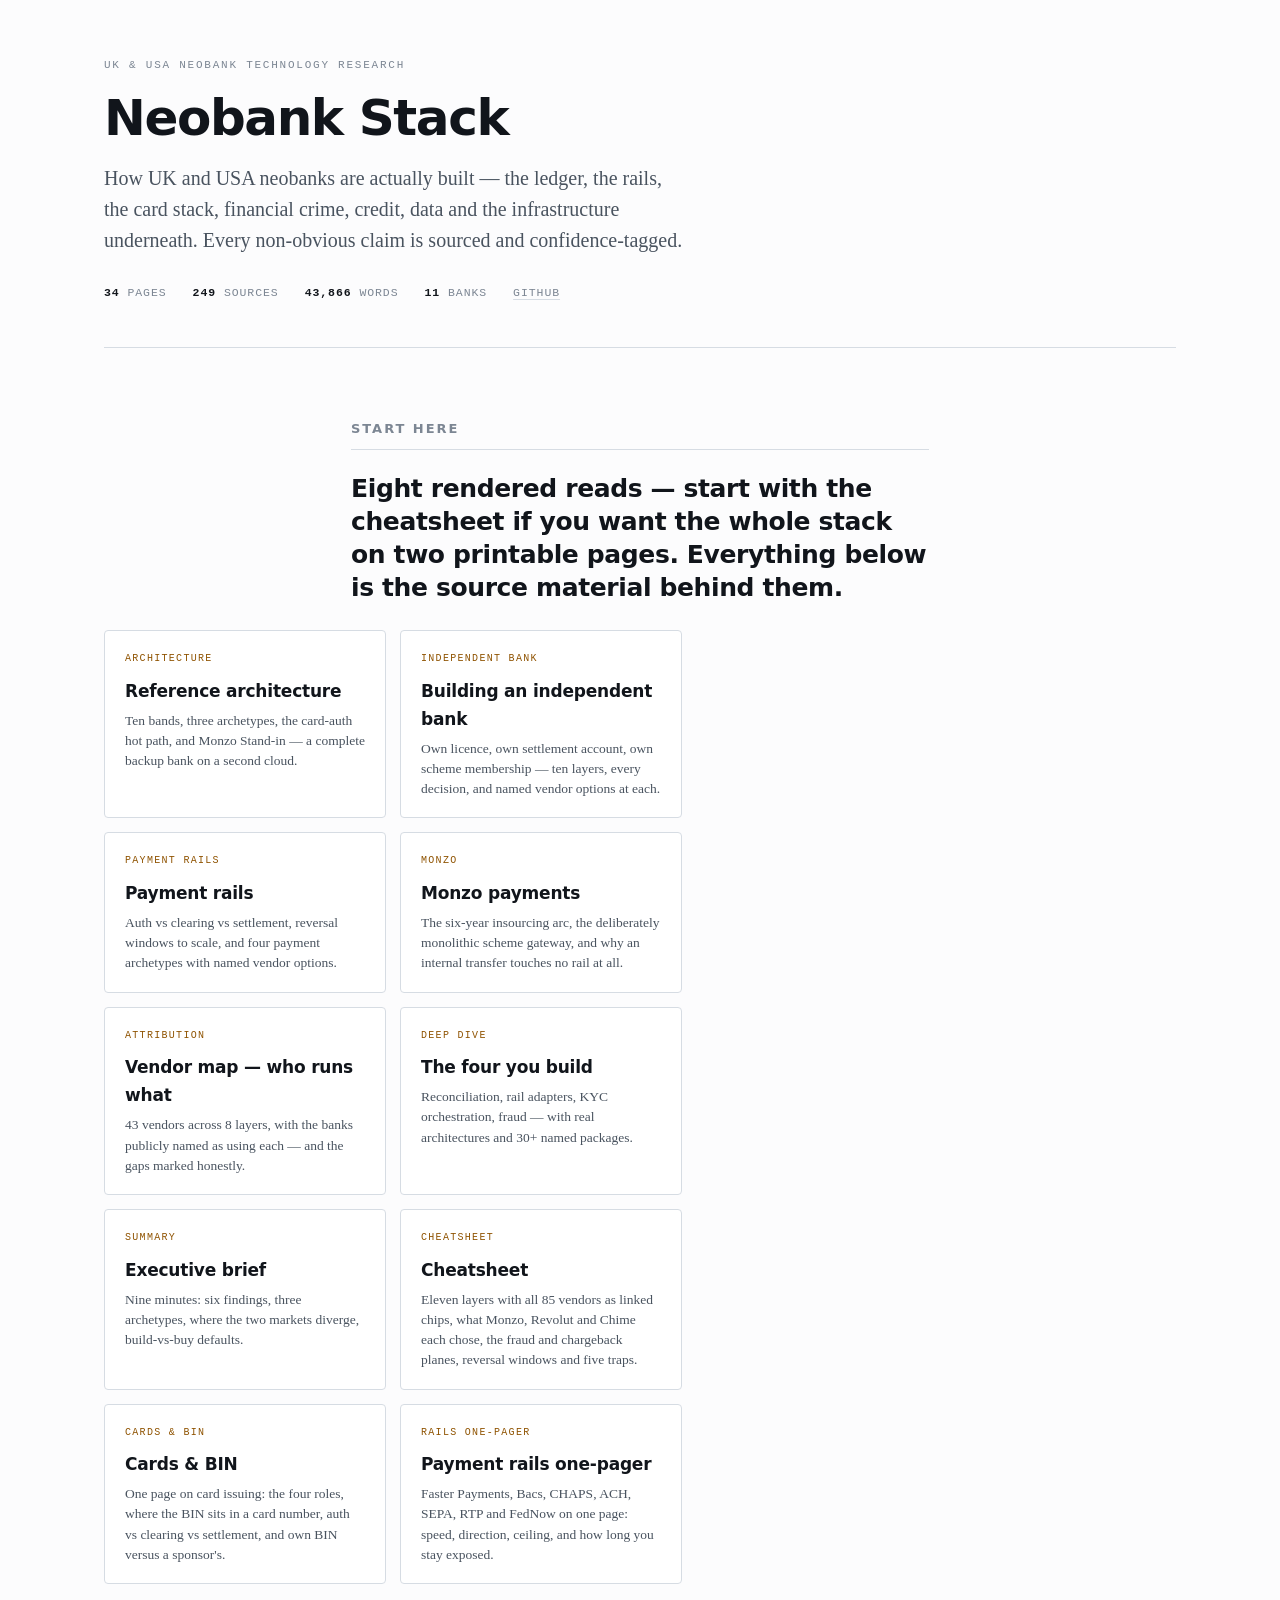
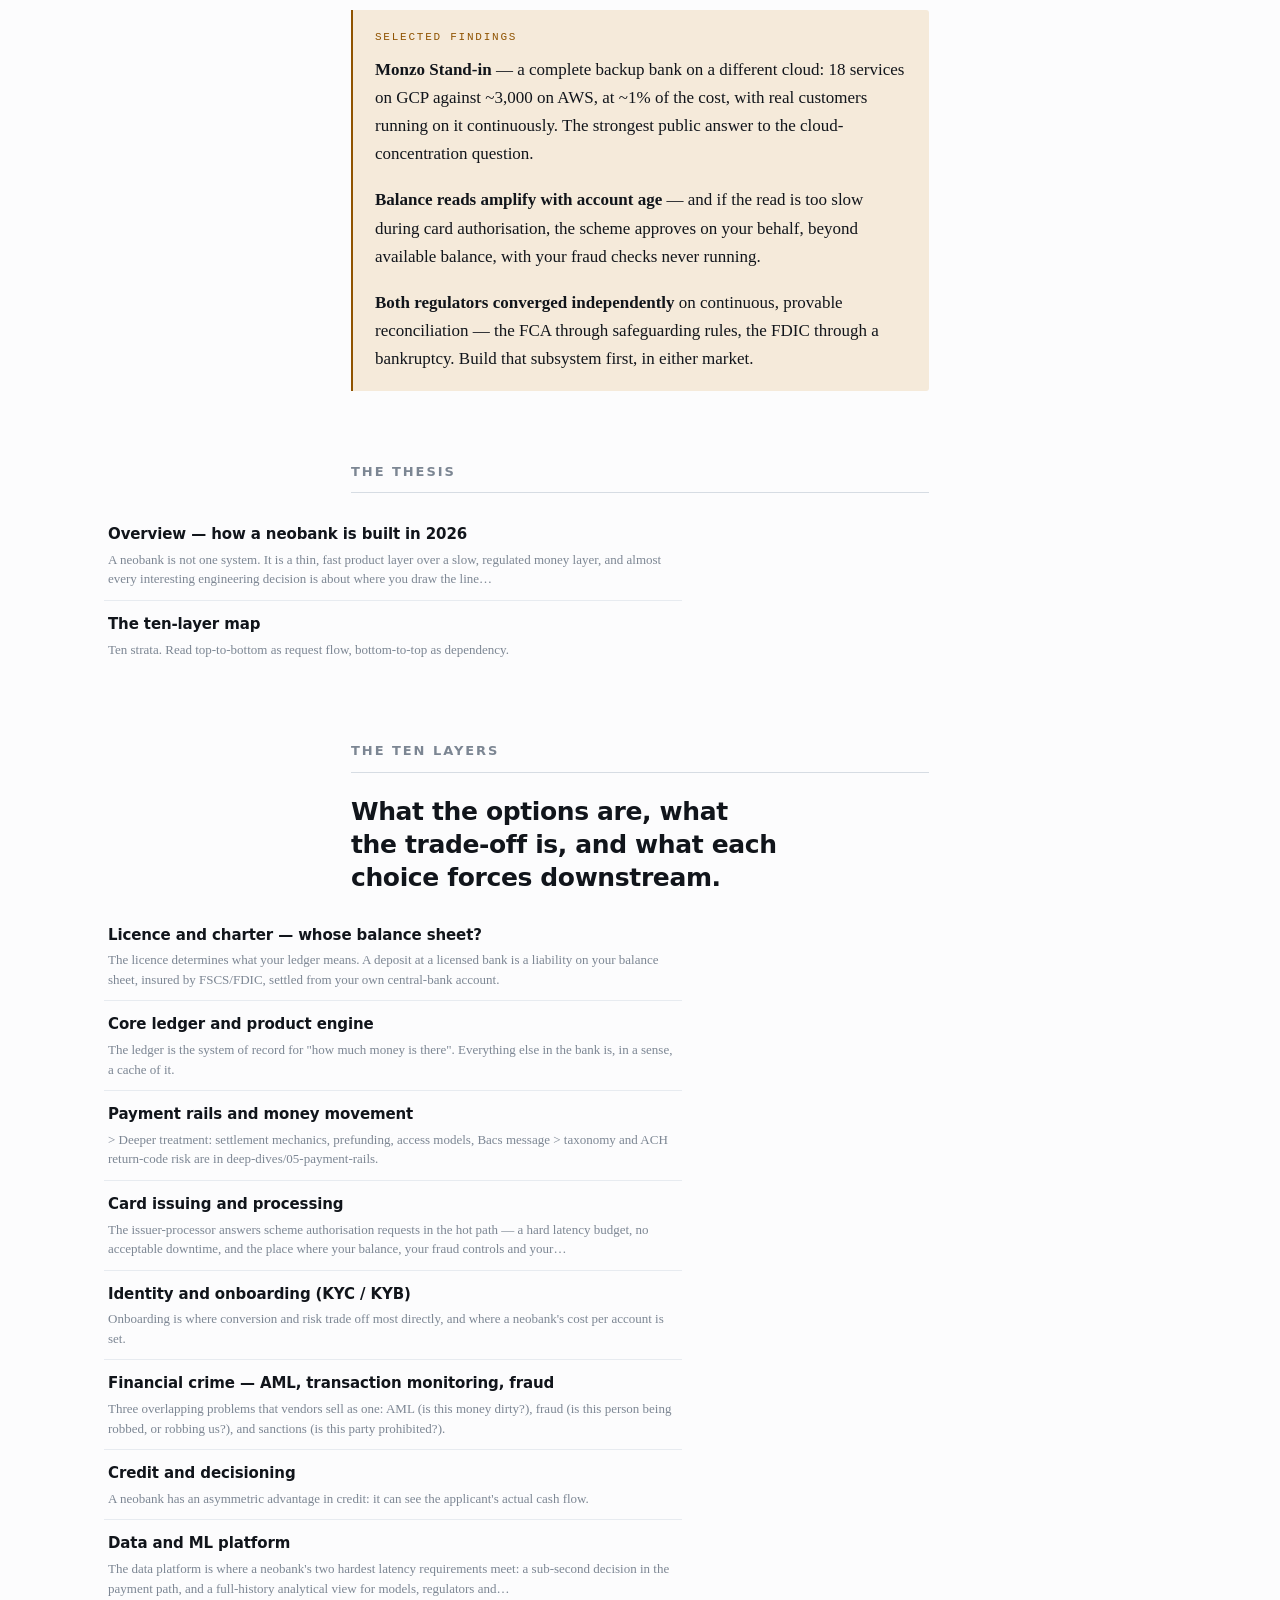
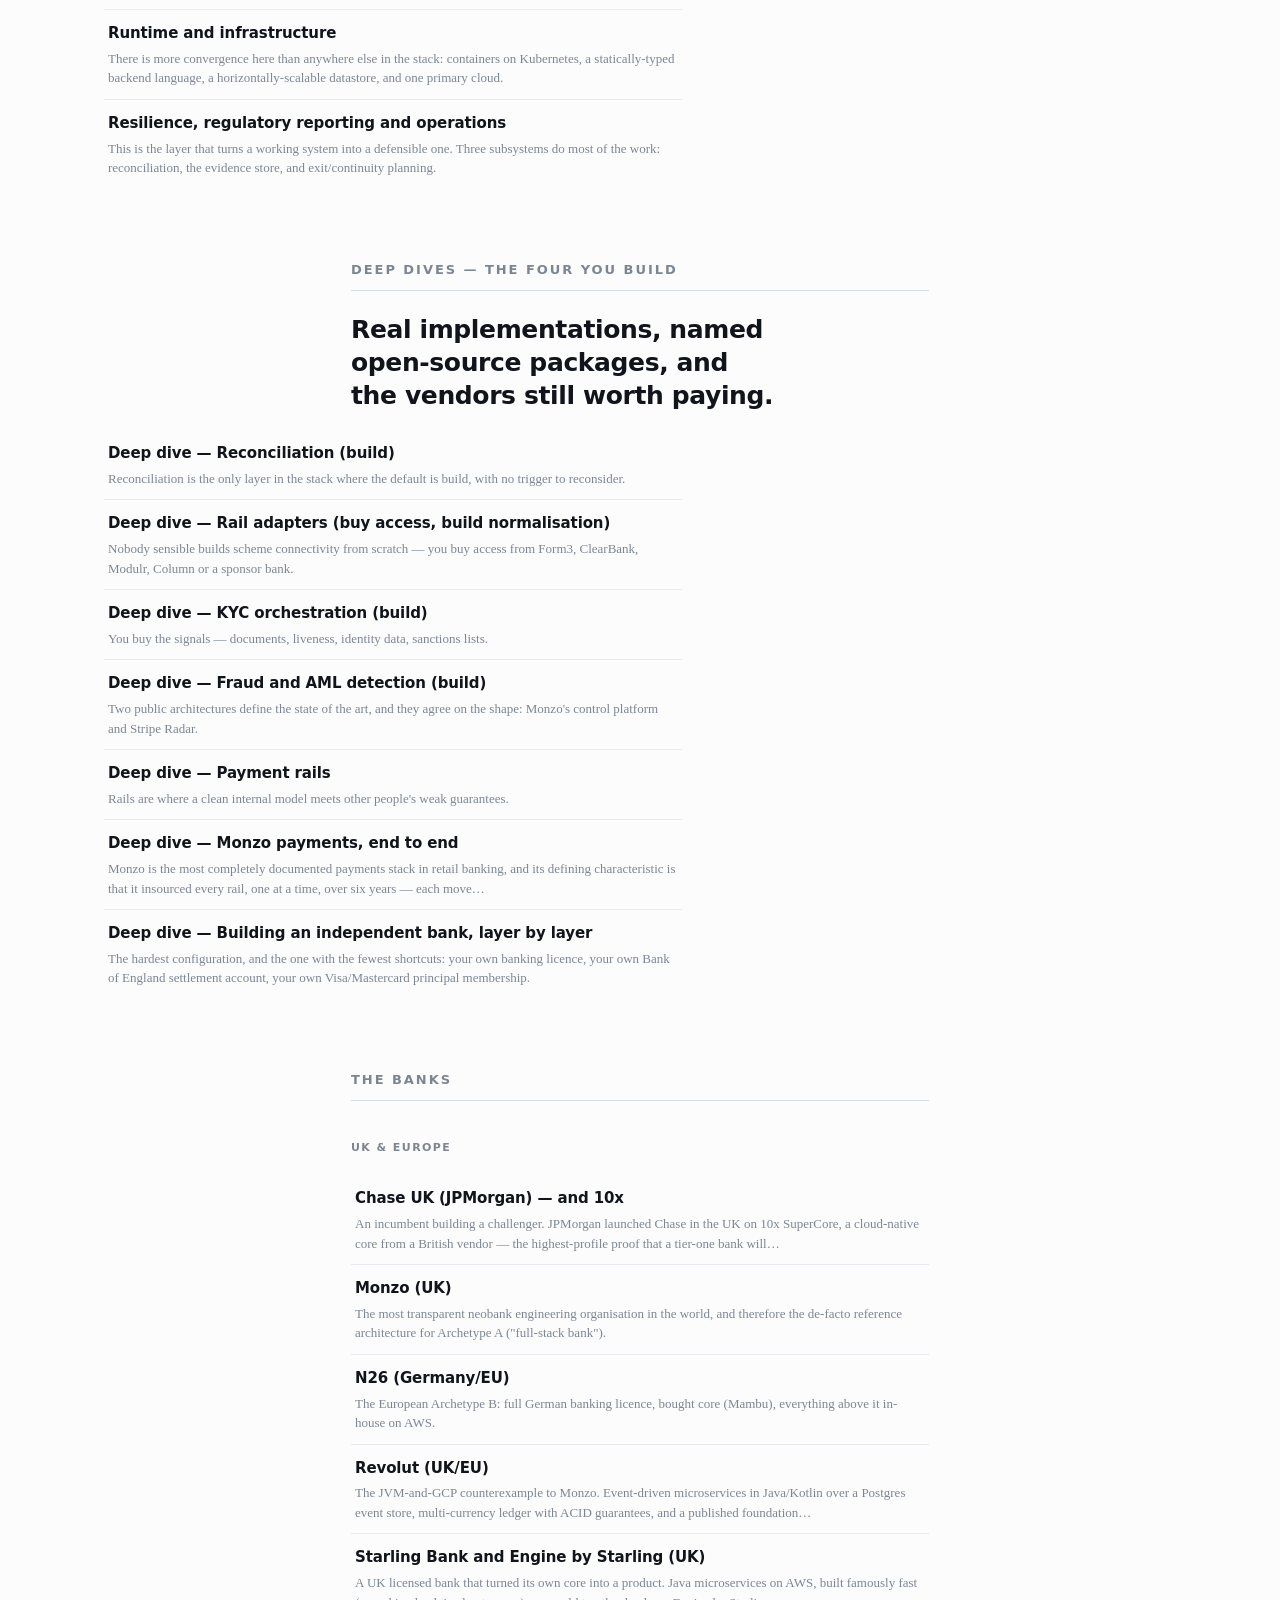
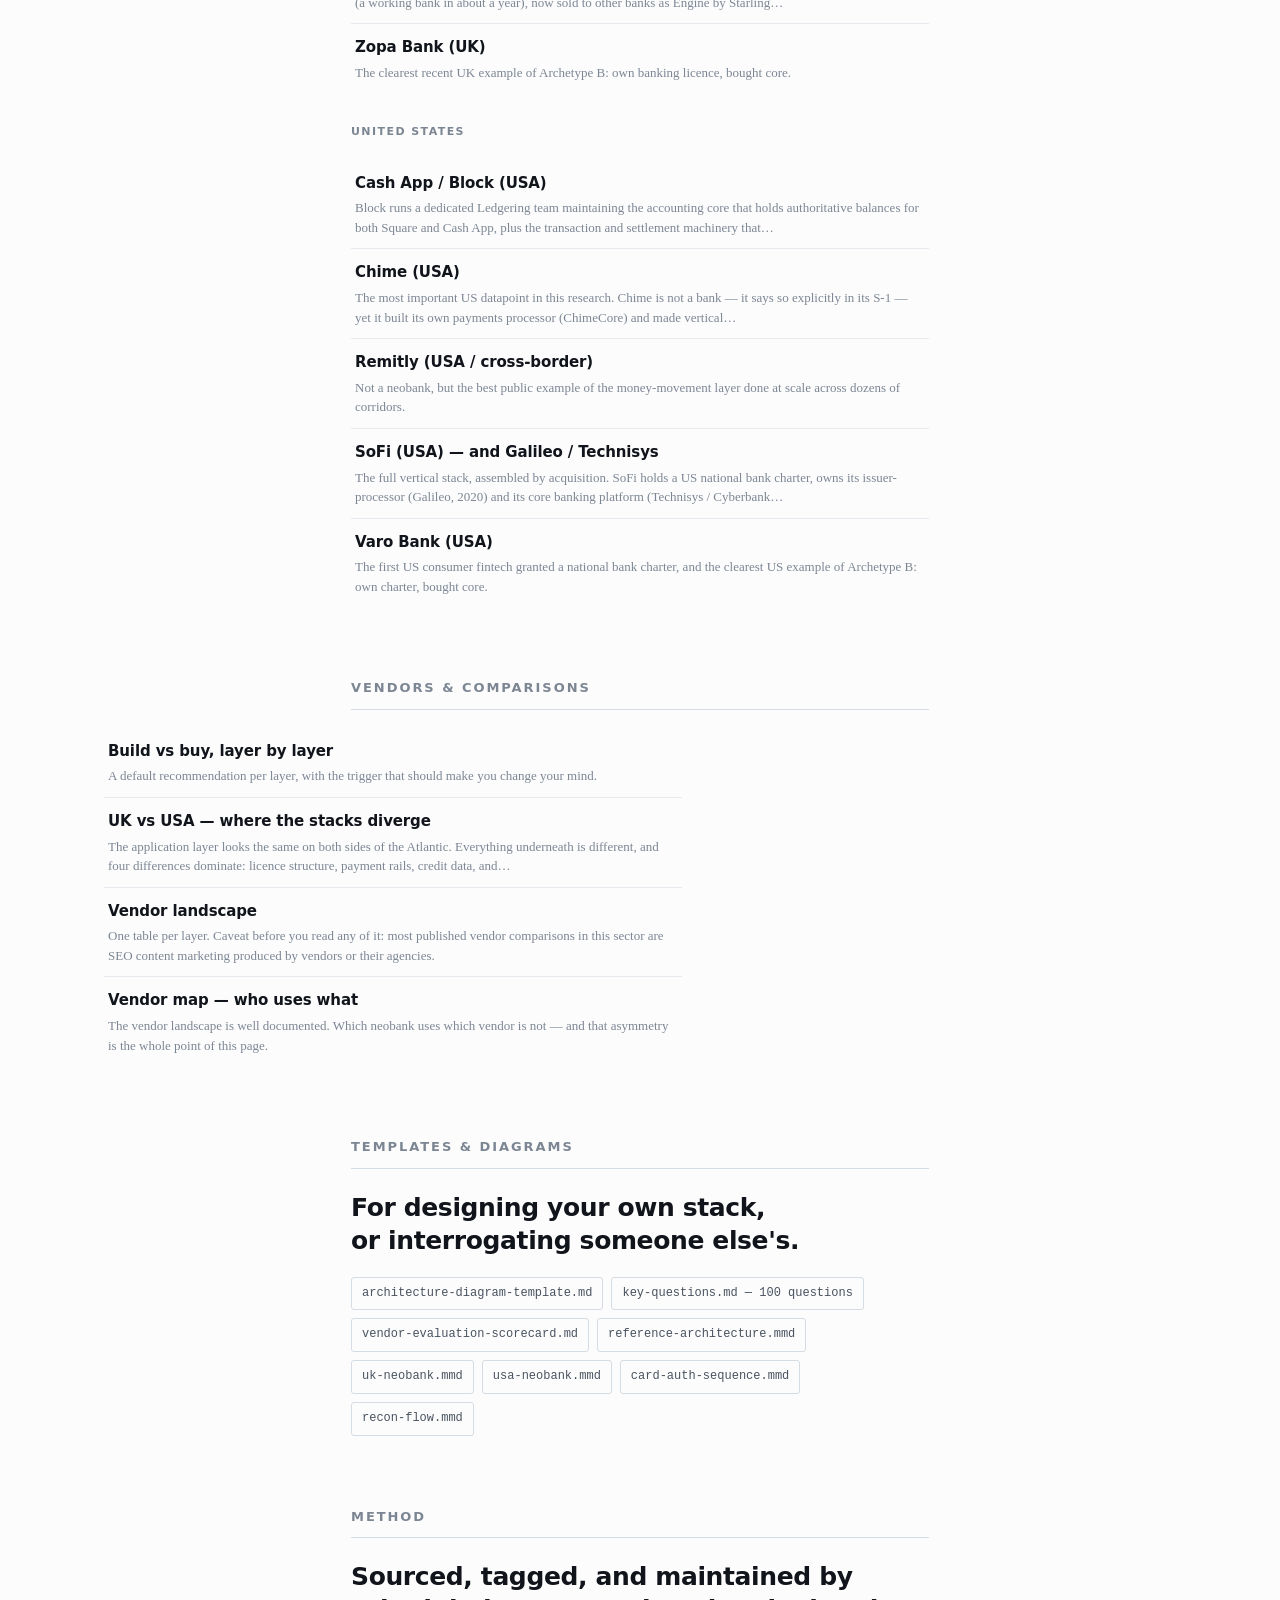
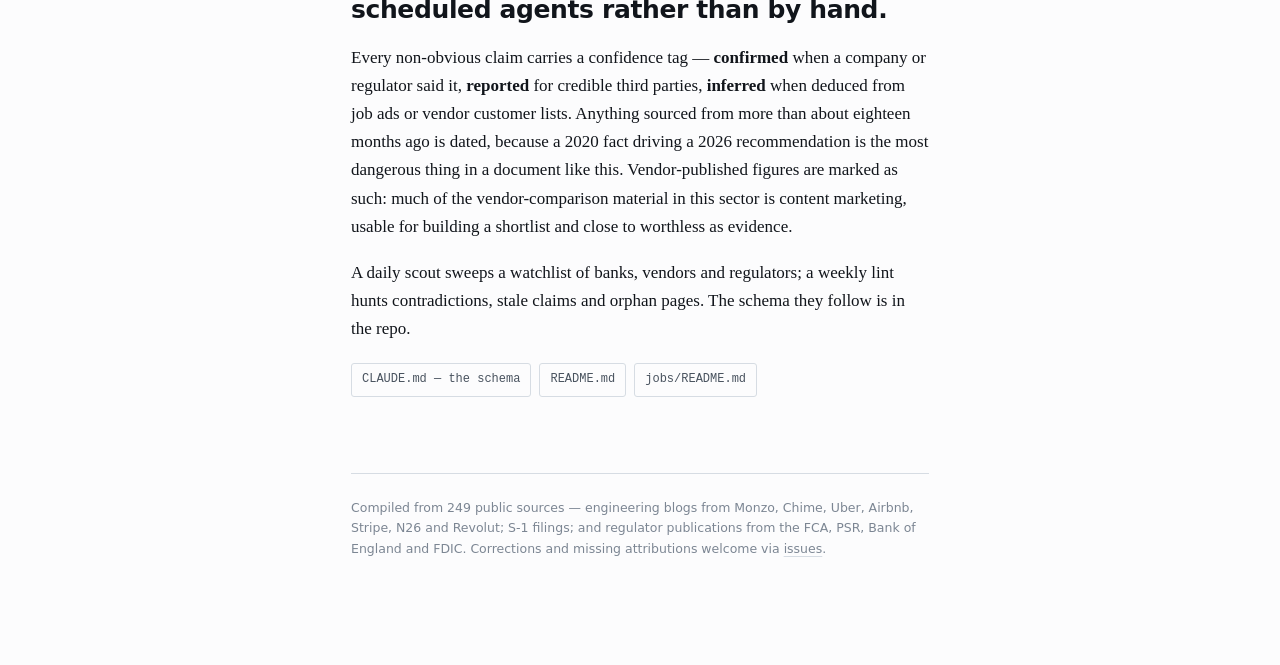
<file: index.html>
<!doctype html>
<html lang="en"><head><meta charset="utf-8">
<meta name="viewport" content="width=device-width,initial-scale=1">
<title>Neobank Stack — how UK and USA neobanks are actually built</title>
<meta name="description" content="A sourced, self-maintaining knowledge base on neobank technology stacks: ledger, payment rails, card issuing, financial crime, credit and infrastructure.">
<style>
  :root{
    --ground:#FCFCFD; --surface:#FFFFFF; --surface-2:#F1F4F7; --band:#F7F9FB;
    --ink:#11151B; --ink-2:#49535F; --ink-3:#7C8693;
    --rule:#D6DCE3; --rule-2:#E7EBF0;
    --money:#8F5300; --async:#54499F; --recon:#0A5F58; --flag:#9C3524;
    --flag-soft:#F7E7E3; --recon-soft:#E0EFEC; --money-soft:#F5EADA;
  }
  @media (prefers-color-scheme: dark){
    :root:not([data-theme="light"]){
      --ground:#0C0F14; --surface:#131820; --surface-2:#1A202A; --band:#101419;
      --ink:#E8ECF1; --ink-2:#A6B0BC; --ink-3:#78828E;
      --rule:#2A323C; --rule-2:#1E252E;
      --money:#E0A24F; --async:#9C92EE; --recon:#4FC5B9; --flag:#E8836F;
      --flag-soft:#2A1D1A; --recon-soft:#122624; --money-soft:#2A2318;
    }
  }
  :root[data-theme="dark"]{
    --ground:#0C0F14; --surface:#131820; --surface-2:#1A202A; --band:#101419;
    --ink:#E8ECF1; --ink-2:#A6B0BC; --ink-3:#78828E;
    --rule:#2A323C; --rule-2:#1E252E;
    --money:#E0A24F; --async:#9C92EE; --recon:#4FC5B9; --flag:#E8836F;
    --flag-soft:#2A1D1A; --recon-soft:#122624; --money-soft:#2A2318;
  }
  *{box-sizing:border-box}
  body{background:var(--ground); color:var(--ink); margin:0;
    font-family:ui-serif,Georgia,"Iowan Old Style","Times New Roman",serif;
    font-size:17px; line-height:1.65; -webkit-font-smoothing:antialiased}
  .wrap{max-width:1120px; margin:0 auto; padding:0 24px 88px}
  .prose{max-width:68ch; margin-left:auto; margin-right:auto}
  h1,h2,h3,th,.eyebrow,figcaption,.meta,.tag{
    font-family:ui-sans-serif,-apple-system,"Segoe UI",system-ui,sans-serif}
  .eyebrow,.meta,.tag,td.n{font-family:ui-monospace,"SF Mono",Menlo,Consolas,monospace}
  header.top{border-bottom:1px solid var(--rule); padding:56px 0 26px; margin-bottom:8px}
  .eyebrow{font-size:11px; letter-spacing:.16em; text-transform:uppercase;
    color:var(--ink-3); margin:0 0 18px}
  h1{font-size:clamp(32px,5vw,50px); line-height:1.05; letter-spacing:-.028em;
    font-weight:660; margin:0 0 18px; text-wrap:balance; max-width:19ch}
  .standfirst{font-size:20px; line-height:1.55; color:var(--ink-2); max-width:58ch; margin:0 0 28px}
  .meta{display:flex; flex-wrap:wrap; gap:0 26px; font-size:11.5px;
    letter-spacing:.08em; text-transform:uppercase; color:var(--ink-3)}
  .meta b{color:var(--ink); font-weight:600}
  h2{font-size:13px; letter-spacing:.15em; text-transform:uppercase; font-weight:640;
    color:var(--ink-3); margin:70px 0 8px; padding-bottom:10px; border-bottom:1px solid var(--rule)}
  h2 + .lede{font-size:25px; line-height:1.32; letter-spacing:-.015em; font-weight:600;
    font-family:ui-sans-serif,-apple-system,system-ui,sans-serif; margin:22px 0 18px; text-wrap:balance}
  h3{font-size:17px; font-weight:640; letter-spacing:-.01em; margin:32px 0 6px}
  p{margin:0 0 18px} strong{font-weight:600}
  ul,ol{margin:0 0 18px; padding-left:1.15em} li{margin-bottom:10px} li::marker{color:var(--ink-3)}
  .findings{counter-reset:f; list-style:none; padding:0; margin:26px 0}
  .findings li{counter-increment:f; position:relative; padding-left:44px; margin-bottom:24px}
  .findings li::before{content:counter(f,decimal-leading-zero); position:absolute; left:0; top:3px;
    font-family:ui-monospace,Menlo,monospace; font-size:12px; color:var(--money);
    border:1px solid var(--money); border-radius:2px; padding:2px 5px; background:var(--money-soft)}
  .findings b{display:block; font-family:ui-sans-serif,-apple-system,system-ui,sans-serif;
    font-size:17px; font-weight:640; letter-spacing:-.01em; margin-bottom:3px; color:var(--ink)}
  .findings span{color:var(--ink-2); font-size:16px}
  .tbl{overflow-x:auto; margin:26px 0}
  table{border-collapse:collapse; width:100%; min-width:560px; font-size:14px;
    font-family:ui-sans-serif,-apple-system,system-ui,sans-serif; line-height:1.45}
  th{text-align:left; font-size:10.5px; letter-spacing:.11em; text-transform:uppercase;
    font-weight:640; color:var(--ink-3); padding:0 14px 9px 0; border-bottom:1px solid var(--rule); white-space:nowrap}
  td{padding:11px 14px 11px 0; border-bottom:1px solid var(--rule-2); vertical-align:top; color:var(--ink-2)}
  td:first-child{color:var(--ink); font-weight:560}
  td.n{font-variant-numeric:tabular-nums; white-space:nowrap; font-size:12.5px}
  tr:last-child td{border-bottom:none}
  .tag{display:inline-block; font-size:10px; letter-spacing:.05em; padding:2px 6px;
    border-radius:2px; border:1px solid var(--rule); color:var(--ink-3); white-space:nowrap}
  .tag.build{color:var(--money); border-color:var(--money); background:var(--money-soft)}
  .callout{border-left:2px solid var(--flag); background:var(--flag-soft);
    padding:18px 22px; margin:30px 0; border-radius:0 3px 3px 0}
  .callout p:last-child{margin-bottom:0}
  .callout .eyebrow{color:var(--flag); margin-bottom:10px}
  a{color:inherit; text-decoration-color:var(--rule); text-underline-offset:3px}
  a:focus-visible{outline:2px solid var(--async); outline-offset:3px; border-radius:2px}
  footer{margin-top:76px; padding-top:24px; border-top:1px solid var(--rule);
    font-size:12.5px; color:var(--ink-3);
    font-family:ui-sans-serif,-apple-system,system-ui,sans-serif}
  figure{margin:36px 0 12px}
  .bleed{max-width:1120px; margin-left:auto; margin-right:auto}
  .scroller{overflow-x:auto; padding-bottom:6px}
  .scroller svg{display:block; min-width:700px; max-width:100%; height:auto; color:var(--ink)}
  figcaption{font-size:12.5px; line-height:1.5; color:var(--ink-3); margin-top:14px;
    padding-top:12px; border-top:1px solid var(--rule-2); max-width:76ch}
  figcaption b{color:var(--ink-2); font-weight:600}
  .bx{fill:var(--surface); stroke:currentColor; stroke-opacity:.34; stroke-width:1}
  .bx-v{fill:var(--surface-2); stroke:currentColor; stroke-opacity:.34; stroke-width:1; stroke-dasharray:4 3}
  .bx-sor{fill:var(--surface); stroke:currentColor; stroke-opacity:.85; stroke-width:2}
  .bx-in{fill:none; stroke:currentColor; stroke-opacity:.4; stroke-width:1}
  .bandbg{fill:var(--band)}
  .lbl{font-size:11px; fill:var(--ink); font-family:ui-monospace,"SF Mono",Menlo,Consolas,monospace}
  .lbl-2{font-size:9.5px; fill:var(--ink-3); font-family:ui-monospace,Menlo,monospace}
  .gut{font-size:10px; fill:var(--ink-3); letter-spacing:.1em; font-weight:600;
    font-family:ui-sans-serif,-apple-system,system-ui,sans-serif}
  .gut-n{font-size:10px; fill:var(--ink-3); font-family:ui-monospace,Menlo,monospace}
  .f{stroke:currentColor; stroke-opacity:.5; stroke-width:1.4; fill:none}
  .f-money{stroke:var(--money); stroke-width:2.6; fill:none}
  .f-recon{stroke:var(--recon); stroke-width:1.6; stroke-dasharray:2 3; fill:none}
  .h-plain{fill:currentColor; fill-opacity:.5} .h-money{fill:var(--money)} .h-recon{fill:var(--recon)}
  .t-money{fill:var(--money); font-size:9.5px; letter-spacing:.08em; font-family:ui-monospace,Menlo,monospace}
  .t-recon{fill:var(--recon); font-size:9.5px; letter-spacing:.08em; font-family:ui-monospace,Menlo,monospace}
  .t-flag{fill:var(--flag); font-size:9.5px; font-family:ui-monospace,Menlo,monospace}
  .boundary{stroke:var(--flag); stroke-width:1.6; stroke-dasharray:7 4; fill:none}
  .legend{display:grid; grid-template-columns:repeat(auto-fit,minmax(180px,1fr)); gap:10px 24px;
    margin:24px 0 0; padding:18px 20px; background:var(--surface-2);
    border:1px solid var(--rule-2); border-radius:3px}
  .legend div{display:flex; align-items:center; gap:10px; font-size:12px;
    font-family:ui-monospace,Menlo,monospace; color:var(--ink-2)}
  @media (max-width:640px){ body{font-size:16px} .wrap{padding:0 18px 60px} h2 + .lede{font-size:22px} }
</style>
<style>
  .cards{display:grid;grid-template-columns:repeat(auto-fit,minmax(248px,1fr));gap:14px;margin:26px 0 8px}
  .card{display:block;padding:20px 20px 18px;border:1px solid var(--rule);border-radius:4px;
    background:var(--surface);text-decoration:none;transition:border-color .15s,transform .15s}
  .card:hover{border-color:var(--money);transform:translateY(-2px)}
  .card .k{font-family:ui-monospace,Menlo,monospace;font-size:10px;letter-spacing:.13em;
    text-transform:uppercase;color:var(--money);display:block;margin-bottom:9px}
  .card .h{font-family:ui-sans-serif,-apple-system,system-ui,sans-serif;font-size:17px;font-weight:640;
    letter-spacing:-.012em;color:var(--ink);display:block;margin-bottom:6px}
  .card .p{font-size:13.5px;line-height:1.5;color:var(--ink-2);display:block}
  ul.idx{list-style:none;padding:0;margin:18px 0 0}
  ul.idx li{margin:0;border-bottom:1px solid var(--rule-2)}
  ul.idx li:last-child{border-bottom:none}
  ul.idx a{display:block;padding:11px 4px;text-decoration:none;border-radius:3px}
  ul.idx a:hover{background:var(--surface-2)}
  ul.idx .t{display:block;font-family:ui-sans-serif,-apple-system,system-ui,sans-serif;
    font-size:15px;font-weight:600;color:var(--ink);letter-spacing:-.008em}
  ul.idx .d{display:block;font-size:13px;line-height:1.5;color:var(--ink-3);margin-top:3px}
  .two{display:grid;grid-template-columns:repeat(auto-fit,minmax(320px,1fr));gap:0 44px}
  .two h3{font-size:11px;letter-spacing:.13em;text-transform:uppercase;color:var(--ink-3);
    margin:30px 0 0;font-weight:640}
  .files{display:flex;flex-wrap:wrap;gap:8px;margin:20px 0 0}
  .files a{font-family:ui-monospace,Menlo,monospace;font-size:12px;padding:6px 10px;
    border:1px solid var(--rule);border-radius:3px;color:var(--ink-2);text-decoration:none}
  .files a:hover{border-color:var(--money);color:var(--ink)}
  .new{border-left:2px solid var(--money);background:var(--money-soft);padding:18px 22px;
    margin:26px 0;border-radius:0 3px 3px 0}
  .new p:last-child{margin-bottom:0}
  .new .eyebrow{color:var(--money);margin-bottom:10px}
</style></head><body>
<div class="wrap">
<header class="top">
  <p class="eyebrow">UK &amp; USA neobank technology research</p>
  <h1>Neobank Stack</h1>
  <p class="standfirst">How UK and USA neobanks are actually built — the ledger, the rails, the card stack, financial crime, credit, data and the infrastructure underneath. Every non-obvious claim is sourced and confidence-tagged.</p>
  <p class="meta"><span><b>34</b> pages</span><span><b>249</b> sources</span><span><b>43,866</b> words</span><span><b>11</b> banks</span><span><a href="https://github.com/fernfant/neobank-stack">GitHub</a></span></p>
</header>

<div class="prose"><h2>Start here</h2>
<p class="lede">Eight rendered reads &mdash; start with the cheatsheet if you want the whole stack on two printable pages. Everything below is the source material behind them.</p></div>
<div class="cards prose">
<a class="card" href="https://fernfant.github.io/neobank-stack/diagrams/reference-architecture.html"><span class="k">Architecture</span><span class="h">Reference architecture</span><span class="p">Ten bands, three archetypes, the card-auth hot path, and Monzo Stand-in — a complete backup bank on a second cloud.</span></a><a class="card" href="https://fernfant.github.io/neobank-stack/summary/independent-bank.html"><span class="k">Independent bank</span><span class="h">Building an independent bank</span><span class="p">Own licence, own settlement account, own scheme membership — ten layers, every decision, and named vendor options at each.</span></a><a class="card" href="https://fernfant.github.io/neobank-stack/summary/payment-rails.html"><span class="k">Payment rails</span><span class="h">Payment rails</span><span class="p">Auth vs clearing vs settlement, reversal windows to scale, and four payment archetypes with named vendor options.</span></a><a class="card" href="https://fernfant.github.io/neobank-stack/summary/monzo-payments.html"><span class="k">Monzo</span><span class="h">Monzo payments</span><span class="p">The six-year insourcing arc, the deliberately monolithic scheme gateway, and why an internal transfer touches no rail at all.</span></a><a class="card" href="https://fernfant.github.io/neobank-stack/summary/vendor-map.html"><span class="k">Attribution</span><span class="h">Vendor map — who runs what</span><span class="p">43 vendors across 8 layers, with the banks publicly named as using each — and the gaps marked honestly.</span></a><a class="card" href="https://fernfant.github.io/neobank-stack/summary/deep-dive.html"><span class="k">Deep dive</span><span class="h">The four you build</span><span class="p">Reconciliation, rail adapters, KYC orchestration, fraud — with real architectures and 30+ named packages.</span></a><a class="card" href="https://fernfant.github.io/neobank-stack/summary/summary-with-diagram.html"><span class="k">Summary</span><span class="h">Executive brief</span><span class="p">Nine minutes: six findings, three archetypes, where the two markets diverge, build-vs-buy defaults.</span></a><a class="card" href="https://fernfant.github.io/neobank-stack/summary/cheatsheet.html"><span class="k">Cheatsheet</span><span class="h">Cheatsheet</span><span class="p">Eleven layers with all 85 vendors as linked chips, what Monzo, Revolut and Chime each chose, the fraud and chargeback planes, reversal windows and five traps.</span></a><a class="card" href="https://fernfant.github.io/neobank-stack/summary/cards-cheatsheet.html"><span class="k">Cards & BIN</span><span class="h">Cards & BIN</span><span class="p">One page on card issuing: the four roles, where the BIN sits in a card number, auth vs clearing vs settlement, and own BIN versus a sponsor's.</span></a><a class="card" href="https://fernfant.github.io/neobank-stack/summary/rails-cheatsheet.html"><span class="k">Rails one-pager</span><span class="h">Payment rails one-pager</span><span class="p">Faster Payments, Bacs, CHAPS, ACH, SEPA, RTP and FedNow on one page: speed, direction, ceiling, and how long you stay exposed.</span></a>
</div>

<div class="prose"><div class="new">
<p class="eyebrow">Selected findings</p>
<p><strong>Monzo Stand-in</strong> — a complete backup bank on a different cloud: 18 services on GCP against ~3,000 on AWS, at ~1% of the cost, with real customers running on it continuously. The strongest public answer to the cloud-concentration question.</p>
<p><strong>Balance reads amplify with account age</strong> — and if the read is too slow during card authorisation, the scheme approves on your behalf, beyond available balance, with your fraud checks never running.</p>
<p><strong>Both regulators converged independently</strong> on continuous, provable reconciliation — the FCA through safeguarding rules, the FDIC through a bankruptcy. Build that subsystem first, in either market.</p>
</div>
<h2>The thesis</h2></div>
<ul class="idx prose"><li><a href="https://github.com/fernfant/neobank-stack/blob/main/wiki/overview.md"><span class="t">Overview — how a neobank is built in 2026</span><span class="d">A neobank is not one system. It is a thin, fast product layer over a slow, regulated money layer, and almost every interesting engineering decision is about where you draw the line…</span></a></li><li><a href="https://github.com/fernfant/neobank-stack/blob/main/wiki/layers/00-layer-map.md"><span class="t">The ten-layer map</span><span class="d">Ten strata. Read top-to-bottom as request flow, bottom-to-top as dependency.</span></a></li></ul>

<div class="prose"><h2>The ten layers</h2>
<p class="lede">What the options are, what the trade-off is, and what each choice forces downstream.</p></div>
<ul class="idx prose"><li><a href="https://github.com/fernfant/neobank-stack/blob/main/wiki/layers/01-licence-and-charter.md"><span class="t">Licence and charter — whose balance sheet?</span><span class="d">The licence determines what your ledger means. A deposit at a licensed bank is a liability on your balance sheet, insured by FSCS/FDIC, settled from your own central-bank account.</span></a></li><li><a href="https://github.com/fernfant/neobank-stack/blob/main/wiki/layers/02-core-ledger.md"><span class="t">Core ledger and product engine</span><span class="d">The ledger is the system of record for "how much money is there". Everything else in the bank is, in a sense, a cache of it.</span></a></li><li><a href="https://github.com/fernfant/neobank-stack/blob/main/wiki/layers/03-payment-rails.md"><span class="t">Payment rails and money movement</span><span class="d">> Deeper treatment: settlement mechanics, prefunding, access models, Bacs message > taxonomy and ACH return-code risk are in deep-dives/05-payment-rails.</span></a></li><li><a href="https://github.com/fernfant/neobank-stack/blob/main/wiki/layers/04-card-issuing.md"><span class="t">Card issuing and processing</span><span class="d">The issuer-processor answers scheme authorisation requests in the hot path — a hard latency budget, no acceptable downtime, and the place where your balance, your fraud controls and your…</span></a></li><li><a href="https://github.com/fernfant/neobank-stack/blob/main/wiki/layers/05-kyc-onboarding.md"><span class="t">Identity and onboarding (KYC / KYB)</span><span class="d">Onboarding is where conversion and risk trade off most directly, and where a neobank's cost per account is set.</span></a></li><li><a href="https://github.com/fernfant/neobank-stack/blob/main/wiki/layers/06-fincrime.md"><span class="t">Financial crime — AML, transaction monitoring, fraud</span><span class="d">Three overlapping problems that vendors sell as one: AML (is this money dirty?), fraud (is this person being robbed, or robbing us?), and sanctions (is this party prohibited?).</span></a></li><li><a href="https://github.com/fernfant/neobank-stack/blob/main/wiki/layers/07-credit-scoring.md"><span class="t">Credit and decisioning</span><span class="d">A neobank has an asymmetric advantage in credit: it can see the applicant's actual cash flow.</span></a></li><li><a href="https://github.com/fernfant/neobank-stack/blob/main/wiki/layers/08-data-ml-platform.md"><span class="t">Data and ML platform</span><span class="d">The data platform is where a neobank's two hardest latency requirements meet: a sub-second decision in the payment path, and a full-history analytical view for models, regulators and…</span></a></li><li><a href="https://github.com/fernfant/neobank-stack/blob/main/wiki/layers/09-infrastructure-runtime.md"><span class="t">Runtime and infrastructure</span><span class="d">There is more convergence here than anywhere else in the stack: containers on Kubernetes, a statically-typed backend language, a horizontally-scalable datastore, and one primary cloud.</span></a></li><li><a href="https://github.com/fernfant/neobank-stack/blob/main/wiki/layers/10-resilience-regulatory.md"><span class="t">Resilience, regulatory reporting and operations</span><span class="d">This is the layer that turns a working system into a defensible one. Three subsystems do most of the work: reconciliation, the evidence store, and exit/continuity planning.</span></a></li></ul>

<div class="prose"><h2>Deep dives — the four you build</h2>
<p class="lede">Real implementations, named open-source packages, and the vendors still worth paying.</p></div>
<ul class="idx prose"><li><a href="https://github.com/fernfant/neobank-stack/blob/main/wiki/deep-dives/01-reconciliation.md"><span class="t">Deep dive — Reconciliation (build)</span><span class="d">Reconciliation is the only layer in the stack where the default is build, with no trigger to reconsider.</span></a></li><li><a href="https://github.com/fernfant/neobank-stack/blob/main/wiki/deep-dives/02-rail-adapters.md"><span class="t">Deep dive — Rail adapters (buy access, build normalisation)</span><span class="d">Nobody sensible builds scheme connectivity from scratch — you buy access from Form3, ClearBank, Modulr, Column or a sponsor bank.</span></a></li><li><a href="https://github.com/fernfant/neobank-stack/blob/main/wiki/deep-dives/03-kyc-orchestration.md"><span class="t">Deep dive — KYC orchestration (build)</span><span class="d">You buy the signals — documents, liveness, identity data, sanctions lists.</span></a></li><li><a href="https://github.com/fernfant/neobank-stack/blob/main/wiki/deep-dives/04-fraud-aml.md"><span class="t">Deep dive — Fraud and AML detection (build)</span><span class="d">Two public architectures define the state of the art, and they agree on the shape: Monzo's control platform and Stripe Radar.</span></a></li><li><a href="https://github.com/fernfant/neobank-stack/blob/main/wiki/deep-dives/05-payment-rails.md"><span class="t">Deep dive — Payment rails</span><span class="d">Rails are where a clean internal model meets other people's weak guarantees.</span></a></li><li><a href="https://github.com/fernfant/neobank-stack/blob/main/wiki/deep-dives/06-monzo-payments.md"><span class="t">Deep dive — Monzo payments, end to end</span><span class="d">Monzo is the most completely documented payments stack in retail banking, and its defining characteristic is that it insourced every rail, one at a time, over six years — each move…</span></a></li><li><a href="https://github.com/fernfant/neobank-stack/blob/main/wiki/deep-dives/07-independent-bank.md"><span class="t">Deep dive — Building an independent bank, layer by layer</span><span class="d">The hardest configuration, and the one with the fewest shortcuts: your own banking licence, your own Bank of England settlement account, your own Visa/Mastercard principal membership.</span></a></li></ul>

<div class="prose"><h2>The banks</h2></div>
<div class="prose two">
<section><h3>UK &amp; Europe</h3><ul class="idx"><li><a href="https://github.com/fernfant/neobank-stack/blob/main/wiki/banks/chase-uk.md"><span class="t">Chase UK (JPMorgan) — and 10x</span><span class="d">An incumbent building a challenger. JPMorgan launched Chase in the UK on 10x SuperCore, a cloud-native core from a British vendor — the highest-profile proof that a tier-one bank will…</span></a></li><li><a href="https://github.com/fernfant/neobank-stack/blob/main/wiki/banks/monzo.md"><span class="t">Monzo (UK)</span><span class="d">The most transparent neobank engineering organisation in the world, and therefore the de-facto reference architecture for Archetype A ("full-stack bank").</span></a></li><li><a href="https://github.com/fernfant/neobank-stack/blob/main/wiki/banks/n26.md"><span class="t">N26 (Germany/EU)</span><span class="d">The European Archetype B: full German banking licence, bought core (Mambu), everything above it in-house on AWS.</span></a></li><li><a href="https://github.com/fernfant/neobank-stack/blob/main/wiki/banks/revolut.md"><span class="t">Revolut (UK/EU)</span><span class="d">The JVM-and-GCP counterexample to Monzo. Event-driven microservices in Java/Kotlin over a Postgres event store, multi-currency ledger with ACID guarantees, and a published foundation…</span></a></li><li><a href="https://github.com/fernfant/neobank-stack/blob/main/wiki/banks/starling.md"><span class="t">Starling Bank and Engine by Starling (UK)</span><span class="d">A UK licensed bank that turned its own core into a product. Java microservices on AWS, built famously fast (a working bank in about a year), now sold to other banks as Engine by Starling…</span></a></li><li><a href="https://github.com/fernfant/neobank-stack/blob/main/wiki/banks/zopa.md"><span class="t">Zopa Bank (UK)</span><span class="d">The clearest recent UK example of Archetype B: own banking licence, bought core.</span></a></li></ul></section>
<section><h3>United States</h3><ul class="idx"><li><a href="https://github.com/fernfant/neobank-stack/blob/main/wiki/banks/cash-app.md"><span class="t">Cash App / Block (USA)</span><span class="d">Block runs a dedicated Ledgering team maintaining the accounting core that holds authoritative balances for both Square and Cash App, plus the transaction and settlement machinery that…</span></a></li><li><a href="https://github.com/fernfant/neobank-stack/blob/main/wiki/banks/chime.md"><span class="t">Chime (USA)</span><span class="d">The most important US datapoint in this research. Chime is not a bank — it says so explicitly in its S-1 — yet it built its own payments processor (ChimeCore) and made vertical…</span></a></li><li><a href="https://github.com/fernfant/neobank-stack/blob/main/wiki/banks/remitly.md"><span class="t">Remitly (USA / cross-border)</span><span class="d">Not a neobank, but the best public example of the money-movement layer done at scale across dozens of corridors.</span></a></li><li><a href="https://github.com/fernfant/neobank-stack/blob/main/wiki/banks/sofi.md"><span class="t">SoFi (USA) — and Galileo / Technisys</span><span class="d">The full vertical stack, assembled by acquisition. SoFi holds a US national bank charter, owns its issuer-processor (Galileo, 2020) and its core banking platform (Technisys / Cyberbank…</span></a></li><li><a href="https://github.com/fernfant/neobank-stack/blob/main/wiki/banks/varo.md"><span class="t">Varo Bank (USA)</span><span class="d">The first US consumer fintech granted a national bank charter, and the clearest US example of Archetype B: own charter, bought core.</span></a></li></ul></section>
</div>

<div class="prose"><h2>Vendors &amp; comparisons</h2></div>
<ul class="idx prose"><li><a href="https://github.com/fernfant/neobank-stack/blob/main/wiki/comparisons/build-vs-buy.md"><span class="t">Build vs buy, layer by layer</span><span class="d">A default recommendation per layer, with the trigger that should make you change your mind.</span></a></li><li><a href="https://github.com/fernfant/neobank-stack/blob/main/wiki/comparisons/uk-vs-usa.md"><span class="t">UK vs USA — where the stacks diverge</span><span class="d">The application layer looks the same on both sides of the Atlantic. Everything underneath is different, and four differences dominate: licence structure, payment rails, credit data, and…</span></a></li><li><a href="https://github.com/fernfant/neobank-stack/blob/main/wiki/vendors/vendor-landscape.md"><span class="t">Vendor landscape</span><span class="d">One table per layer. Caveat before you read any of it: most published vendor comparisons in this sector are SEO content marketing produced by vendors or their agencies.</span></a></li><li><a href="https://github.com/fernfant/neobank-stack/blob/main/wiki/vendors/vendor-map.md"><span class="t">Vendor map — who uses what</span><span class="d">The vendor landscape is well documented. Which neobank uses which vendor is not — and that asymmetry is the whole point of this page.</span></a></li></ul>

<div class="prose">
<h2>Templates &amp; diagrams</h2>
<p class="lede">For designing your own stack, or interrogating someone else's.</p>
<div class="files"><a href="https://github.com/fernfant/neobank-stack/blob/main/templates/architecture-diagram-template.md">architecture-diagram-template.md</a><a href="https://github.com/fernfant/neobank-stack/blob/main/templates/key-questions.md">key-questions.md — 100 questions</a><a href="https://github.com/fernfant/neobank-stack/blob/main/templates/vendor-evaluation-scorecard.md">vendor-evaluation-scorecard.md</a><a href="https://github.com/fernfant/neobank-stack/blob/main/diagrams/reference-architecture.mmd">reference-architecture.mmd</a><a href="https://github.com/fernfant/neobank-stack/blob/main/diagrams/uk-neobank.mmd">uk-neobank.mmd</a><a href="https://github.com/fernfant/neobank-stack/blob/main/diagrams/usa-neobank.mmd">usa-neobank.mmd</a><a href="https://github.com/fernfant/neobank-stack/blob/main/diagrams/card-auth-sequence.mmd">card-auth-sequence.mmd</a><a href="https://github.com/fernfant/neobank-stack/blob/main/diagrams/recon-flow.mmd">recon-flow.mmd</a></div>

<h2>Method</h2>
<p class="lede">Sourced, tagged, and maintained by scheduled agents rather than by hand.</p>
<p>Every non-obvious claim carries a confidence tag — <strong>confirmed</strong> when a company or regulator said it, <strong>reported</strong> for credible third parties, <strong>inferred</strong> when deduced from job ads or vendor customer lists. Anything sourced from more than about eighteen months ago is dated, because a 2020 fact driving a 2026 recommendation is the most dangerous thing in a document like this. Vendor-published figures are marked as such: much of the vendor-comparison material in this sector is content marketing, usable for building a shortlist and close to worthless as evidence.</p>
<p>A daily scout sweeps a watchlist of banks, vendors and regulators; a weekly lint hunts contradictions, stale claims and orphan pages. The schema they follow is in the repo.</p>
<div class="files"><a href="https://github.com/fernfant/neobank-stack/blob/main/CLAUDE.md">CLAUDE.md — the schema</a><a href="https://github.com/fernfant/neobank-stack/blob/main/README.md">README.md</a><a href="https://github.com/fernfant/neobank-stack/blob/main/jobs/README.md">jobs/README.md</a></div>

<footer>
<p>Compiled from 249 public sources — engineering blogs from Monzo, Chime, Uber, Airbnb, Stripe, N26 and Revolut; S-1 filings; and regulator publications from the FCA, PSR, Bank of England and FDIC. Corrections and missing attributions welcome via <a href="https://github.com/fernfant/neobank-stack/issues">issues</a>.</p>
</footer>
</div>
</div></body></html>
</file>
